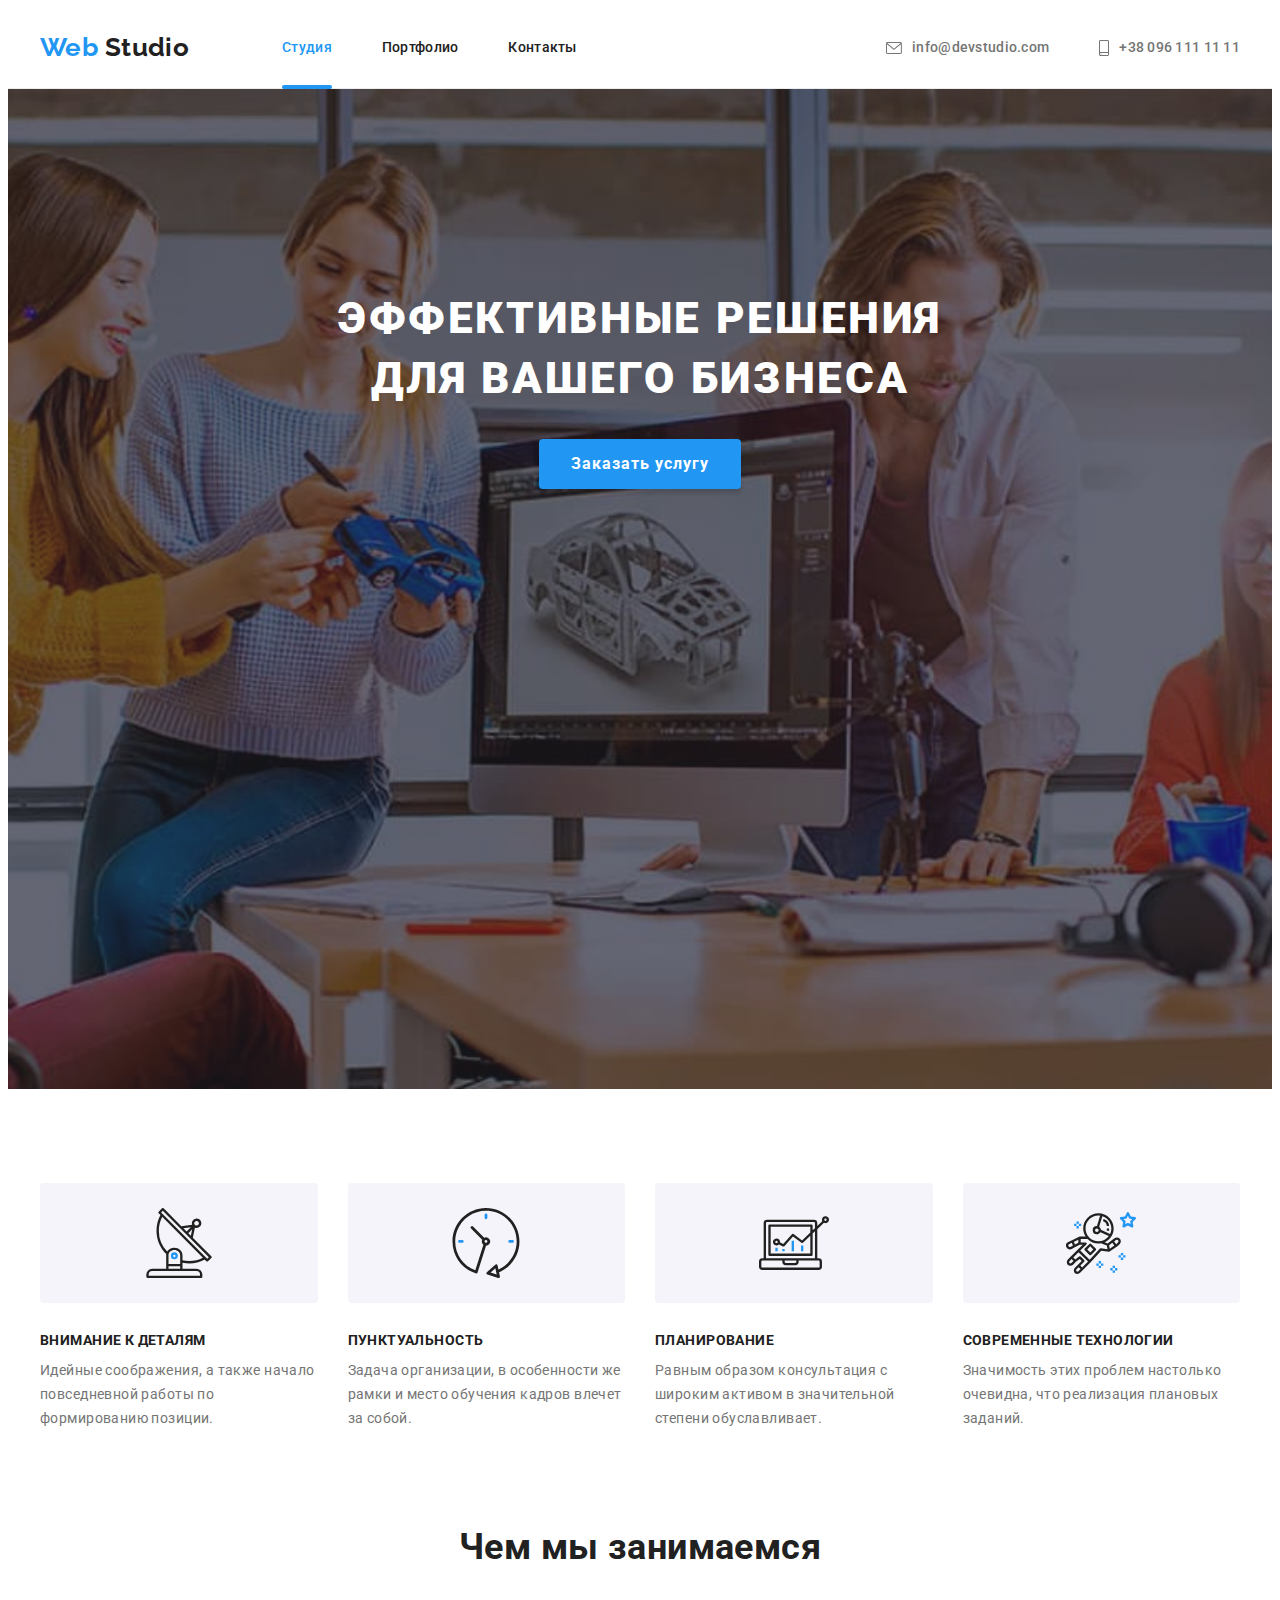
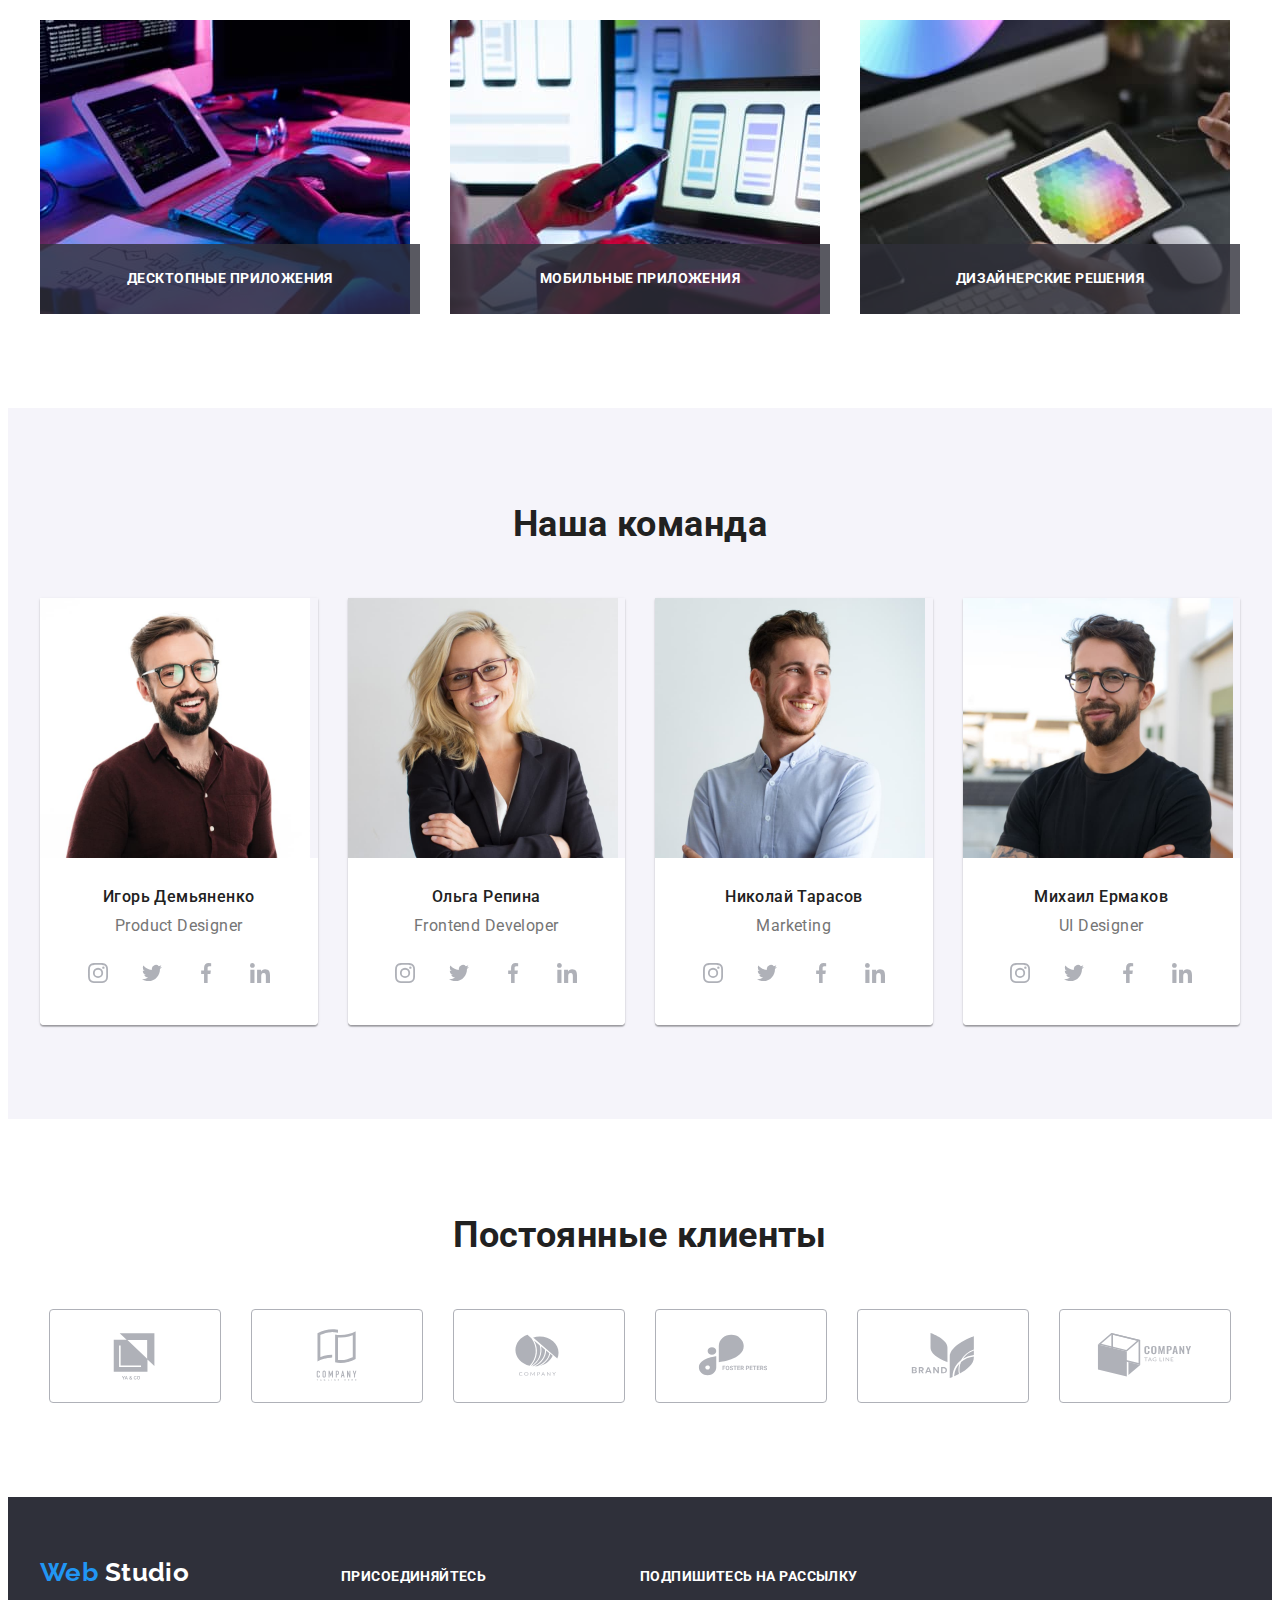
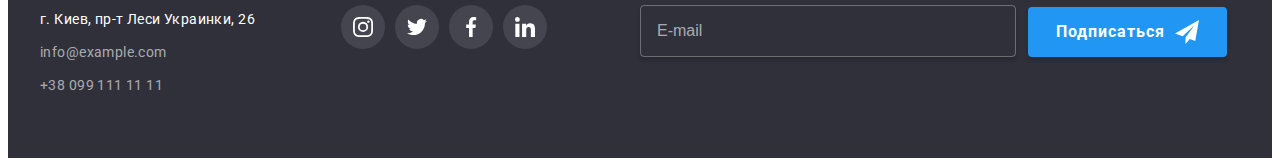
<file: index.html>
<!DOCTYPE html>
<html lang="ru">
  <head>
    <meta charset="UTF-8" />
    <meta http-equiv="X-UA-Compatible" content="IE=edge" />
    <meta name="viewport" content="width=device-width, initial-scale=1.0" />
    <title>WebStudio</title>
    <link
      href="https://fonts.googleapis.com/css2?family=Raleway:wght@700&family=Roboto:wght@400;500;700;900&display=swap"
      rel="stylesheet"
    />
    <link
      rel="stylesheet"
      href="https://cdnjs.cloudflare.com/ajax/libs/modern-normalize/1.1.0/modern-normalize.min.css"
      integrity="sha512-wpPYUAdjBVSE4KJnH1VR1HeZfpl1ub8YT/NKx4PuQ5NmX2tKuGu6U/JRp5y+Y8XG2tV+wKQpNHVUX03MfMFn9Q=="
      crossorigin="anonymous"
      referrerpolicy="no-referrer"
    />
    <link rel="stylesheet" href="./css/main.min.css" />
  </head>
  <body>
    <header class="page-header">
      <div class="container page-header__container">
        <a href="./index.html" class="logo page-header__logo">
          <span class="logo__first-part">Web</span>
          Studio
        </a>
        <nav>
          <ul class="site-nav list">
            <li class="site-nav__item">
              <a class="site-nav__link site-nav__link--current" href="./index.html">Студия</a>
            </li>
            <li class="site-nav__item">
              <a class="site-nav__link" href="./portfolio.html">Портфолио</a>
            </li>
            <li class="site-nav__item"><a class="site-nav__link" href="">Контакты</a></li>
          </ul>
        </nav>

        <ul class="contacts-nav list">
          <li class="contacts-nav__item">
            <a class="contacts-nav__link" href="mailto:info@devstudio.com">
              <svg class="contacts-nav__icon" width="16" height="12">
                <use href="./images/icons.svg#icon-envelope"></use>
              </svg>
              info@devstudio.com</a
            >
          </li>
          <li class="contacts-nav__item">
            <a class="contacts-nav__link" href="tel:+380961111111">
              <svg class="contacts-nav__icon" width="10" height="16">
                <use href="./images/icons.svg#icon-smartphone"></use>
              </svg>
              +38 096 111 11 11</a
            >
          </li>
        </ul>
      </div>
    </header>

    <main>
      <!-- Герой -->
      <section class="hero">
        <div class="container">
          <h1 class="hero__title">Эффективные решения для вашего бизнеса</h1>
          <button type="button" class="button hero__button" data-modal-open>Заказать услугу</button>
        </div>
      </section>

      <!-- Наши преимущества -->

      <section class="features-section section">
        <div class="container">
          <h2 class="section__title visually-hidden">Наши преимущества</h2>
          <ul class="features-list list">
            <li class="features-list__item">
              <div class="features-list__thumb">
                <svg class="features-list__icon" width="70" height="70">
                  <use href="./images/icons.svg#icon-antenna"></use>
                </svg>
              </div>

              <h3 class="features-list__title">Внимание к деталям</h3>
              <p class="features-list__text">
                Идейные соображения, а также начало повседневной работы по формированию позиции.
              </p>
            </li>

            <li class="features-list__item">
              <div class="features-list__thumb">
                <svg class="features-list__icon" width="70" height="70">
                  <use href="./images/icons.svg#icon-clock"></use>
                </svg>
              </div>
              <h3 class="features-list__title">Пунктуальность</h3>
              <p class="features-list__text">
                Задача организации, в особенности же рамки и место обучения кадров влечет за собой.
              </p>
            </li>

            <li class="features-list__item">
              <div class="features-list__thumb">
                <svg class="features-list__icon" width="70" height="70">
                  <use href="./images/icons.svg#icon-diagram"></use>
                </svg>
              </div>
              <h3 class="features-list__title">Планирование</h3>
              <p class="features-list__text">
                Равным образом консультация с широким активом в значительной степени обуславливает.
              </p>
            </li>

            <li class="features-list__item">
              <div class="features-list__thumb">
                <svg class="features-list__icon" width="70" height="70">
                  <use href="./images/icons.svg#icon-astronaut"></use>
                </svg>
              </div>
              <h3 class="features-list__title">Современные технологии</h3>
              <p class="features-list__text">
                Значимость этих проблем настолько очевидна, что реализация плановых заданий.
              </p>
            </li>
          </ul>
        </div>
      </section>
      <!-- Чем мы занимаемся -->
      <section class="type-work-section section">
        <div class="container">
          <h2 class="section__title">Чем мы занимаемся</h2>
          <ul class="type-work-list list">
            <li class="type-work-list__item">
              <img
                src="./images/img1.jpg"
                alt="Человеческие руки, печатающие код на клавиатере перед экраном монитора"
                width="370"
                height="294"
              />

              <p class="type-work-list__text">Десктопные приложения</p>
            </li>

            <li class="type-work-list__item">
              <img
                src="./images/img2.jpg"
                alt="Человек, смотрящий на экран ноутбука и смартфона, который держит в руке. На экране ноутбука изображен макет мобильного приложения "
                width="370"
                height="294"
              />
              <p class="type-work-list__text">Мобильные приложения</p>
            </li>

            <li class="type-work-list__item">
              <img
                src="./images/img3.jpg"
                alt="Человеческие руки, держащие планшет. На планшете изображена цветовая палитра"
                width="370"
                height="294"
              />
              <p class="type-work-list__text">Дизайнерские решения</p>
            </li>
          </ul>
        </div>
      </section>
      <!-- Наша команда -->
      <section class="team-section section">
        <div class="container">
          <h2 class="section__title">Наша команда</h2>

          <ul class="team-list list">
            <li class="team-list__item">
              <img src="./images/igor.jpg" alt="Фото Игоря Демьяненко" width="270" height="260" />

              <div class="team-list__content">
                <h3 class="team-list__title">Игорь Демьяненко</h3>
                <p lang="en" class="team-list__text">Product Designer</p>

                <ul class="social-list list">
                  <li class="social-list__item">
                    <a href="" class="social-list__link link">
                      <svg class="social-list__icon" width="20" height="20">
                        <use href="./images/icons.svg#icon-instagram"></use>
                      </svg>
                    </a>
                  </li>
                  <li class="social-list__item">
                    <a href="" class="social-list__link link">
                      <svg class="social-list__icon" width="20" height="20">
                        <use href="./images/icons.svg#icon-twitter"></use>
                      </svg>
                    </a>
                  </li>
                  <li class="social-list__item">
                    <a href="" class="social-list__link link">
                      <svg class="social-list__icon" width="20" height="20">
                        <use href="./images/icons.svg#icon-facebook"></use>
                      </svg>
                    </a>
                  </li>
                  <li class="social-list__item">
                    <a href="" class="social-list__link link">
                      <svg class="social-list__icon" width="20" height="20">
                        <use href="./images/icons.svg#icon-linkedin"></use>
                      </svg>
                    </a>
                  </li>
                </ul>
              </div>
            </li>

            <li class="team-list__item">
              <img src="./images/olga.jpg" alt="Фото Ольги Репиной" width="270" height="260" />
              <div class="team-list__content">
                <h3 class="team-list__title">Ольга Репина</h3>
                <p lang="en" class="team-list__text">Frontend Developer</p>

                <ul class="social-list list">
                  <li class="social-list__item">
                    <a href="" class="social-list__link link">
                      <svg class="social-list__icon" width="20" height="20">
                        <use href="./images/icons.svg#icon-instagram"></use>
                      </svg>
                    </a>
                  </li>
                  <li class="social-list__item">
                    <a href="" class="social-list__link link">
                      <svg class="social-list__icon" width="20" height="20">
                        <use href="./images/icons.svg#icon-twitter"></use>
                      </svg>
                    </a>
                  </li>
                  <li class="social-list__item">
                    <a href="" class="social-list__link link">
                      <svg class="social-list__icon" width="20" height="20">
                        <use href="./images/icons.svg#icon-facebook"></use>
                      </svg>
                    </a>
                  </li>
                  <li class="social-list__item">
                    <a href="" class="social-list__link link">
                      <svg class="social-list__icon" width="20" height="20">
                        <use href="./images/icons.svg#icon-linkedin"></use>
                      </svg>
                    </a>
                  </li>
                </ul>
              </div>
            </li>

            <li class="team-list__item">
              <img
                src="./images/nikolay.jpg"
                alt="Фото Николая Тарасова"
                width="270"
                height="260"
              />
              <div class="team-list__content">
                <h3 class="team-list__title">Николай Тарасов</h3>
                <p lang="en" class="team-list__text">Marketing</p>

                <ul class="social-list list">
                  <li class="social-list__item">
                    <a href="" class="social-list__link link">
                      <svg class="social-list__icon" width="20" height="20">
                        <use href="./images/icons.svg#icon-instagram"></use>
                      </svg>
                    </a>
                  </li>
                  <li class="social-list__item">
                    <a href="" class="social-list__link link">
                      <svg class="social-list__icon" width="20" height="20">
                        <use href="./images/icons.svg#icon-twitter"></use>
                      </svg>
                    </a>
                  </li>
                  <li class="social-list__item">
                    <a href="" class="social-list__link link">
                      <svg class="social-list__icon" width="20" height="20">
                        <use href="./images/icons.svg#icon-facebook"></use>
                      </svg>
                    </a>
                  </li>
                  <li class="social-list__item">
                    <a href="" class="social-list__link link">
                      <svg class="social-list__icon" width="20" height="20">
                        <use href="./images/icons.svg#icon-linkedin"></use>
                      </svg>
                    </a>
                  </li>
                </ul>
              </div>
            </li>

            <li class="team-list__item">
              <img
                src="./images/michail.jpg"
                alt="Фото Михаила Ермакова"
                width="270"
                height="260"
              />
              <div class="team-list__content">
                <h3 class="team-list__title">Михаил Ермаков</h3>
                <p lang="en" class="team-list__text">UI Designer</p>

                <ul class="social-list list">
                  <li class="social-list__item">
                    <a href="" class="social-list__link link">
                      <svg class="social-list__icon" width="20" height="20">
                        <use href="./images/icons.svg#icon-instagram"></use>
                      </svg>
                    </a>
                  </li>
                  <li class="social-list__item">
                    <a href="" class="social-list__link link">
                      <svg class="social-list__icon" width="20" height="20">
                        <use href="./images/icons.svg#icon-twitter"></use>
                      </svg>
                    </a>
                  </li>
                  <li class="social-list__item">
                    <a href="" class="social-list__link link">
                      <svg class="social-list__icon" width="20" height="20">
                        <use href="./images/icons.svg#icon-facebook"></use>
                      </svg>
                    </a>
                  </li>
                  <li class="social-list__item">
                    <a href="" class="social-list__link link">
                      <svg class="social-list__icon" width="20" height="20">
                        <use href="./images/icons.svg#icon-linkedin"></use>
                      </svg>
                    </a>
                  </li>
                </ul>
              </div>
            </li>
          </ul>
        </div>
      </section>

      <!-- Постоянные клиенты -->
      <section class="clients-section section">
        <div class="container">
          <h2 class="section__title">Постоянные клиенты</h2>
          <ul class="clients-list list">
            <li class="clients-list__item">
              <a class="clients-list__link link" href="">
                <svg class="clients-list__icon" width="106" height="60">
                  <use href="./images/icons.svg#icon-client1"></use>
                </svg>
              </a>
            </li>
            <li class="clients-list__item">
              <a class="clients-list__link link" href="">
                <svg class="clients-list__icon" width="106" height="60">
                  <use href="./images/icons.svg#icon-client2"></use>
                </svg>
              </a>
            </li>
            <li class="clients-list__item">
              <a class="clients-list__link link" href="">
                <svg class="clients-list__icon" width="106" height="60">
                  <use href="./images/icons.svg#icon-client3"></use>
                </svg>
              </a>
            </li>
            <li class="clients-list__item">
              <a class="clients-list__link link" href="">
                <svg class="clients-list__icon" width="106" height="60">
                  <use href="./images/icons.svg#icon-client4"></use>
                </svg>
              </a>
            </li>
            <li class="clients-list__item">
              <a class="clients-list__link link" href="">
                <svg class="clients-list__icon" width="106" height="60">
                  <use href="./images/icons.svg#icon-client5"></use>
                </svg>
              </a>
            </li>
            <li class="clients-list__item">
              <a class="clients-list__link link" href="">
                <svg class="clients-list__icon" width="106" height="60">
                  <use href="./images/icons.svg#icon-client6"></use>
                </svg>
              </a>
            </li>
          </ul>
        </div>
      </section>
    </main>

    <!-- Футтер -->
    <footer class="page-footer">
      <div class="page-footer__container container">
        <div class="container-address">
          <a href="./index.html" class="logo page-footer__logo">
            <span class="logo__first-part">Web</span>
            <span class="logo__second-part">Studio</span></a
          >
          <address>
            <ul class="address-list list">
              <li class="address-list__item">
                <a
                  class="address-list__link address-list__link--white"
                  href="https://goo.gl/maps/Mw3FFrCsqpgqJeCP6"
                  target="_blank"
                  rel="noopener noreferrer"
                >
                  г. Киев, пр-т Леси Украинки, 26
                </a>
              </li>
              <li class="address-list__item">
                <a class="address-list__link" href="mailto:info@example.com">info@example.com</a>
              </li>
              <li class="address-list__item">
                <a class="address-list__link" href="tel:+380991111111">+38 099 111 11 11 </a>
              </li>
            </ul>
          </address>
        </div>

        <div class="container-join-us">
          <p class="container-join-us__text">присоединяйтесь</p>
          <ul class="social-list list">
            <li class="social-list__item">
              <a href="" class="social-list__link social-list__link--white link">
                <svg class="social-list__icon" width="20" height="20">
                  <use href="./images/icons.svg#icon-instagram"></use>
                </svg>
              </a>
            </li>
            <li class="social-list__item">
              <a href="" class="social-list__link social-list__link--white link">
                <svg class="social-list__icon" width="20" height="20">
                  <use href="./images/icons.svg#icon-twitter"></use>
                </svg>
              </a>
            </li>
            <li class="social-list__item">
              <a href="" class="social-list__link social-list__link--white link">
                <svg class="social-list__icon" width="20" height="20">
                  <use href="./images/icons.svg#icon-facebook"></use>
                </svg>
              </a>
            </li>
            <li class="social-list__item">
              <a href="" class="social-list__link social-list__link--white link">
                <svg class="social-list__icon" width="20" height="20">
                  <use href="./images/icons.svg#icon-linkedin"></use>
                </svg>
              </a>
            </li>
          </ul>
        </div>

        <form class="form-subscribe">
          <div class="form-subscribe__field">
            <label for="mail" class="form-subscribe__label">Подпишитесь на рассылку</label>
            <input
              type="email"
              name="mailt"
              id="mail"
              class="form-subscribe__input"
              placeholder="E-mail"
            />
          </div>
          <button class="button form-subscribe__button" type="submit">
            Подписаться
            <svg class="form-subscribe__icon" width="24" height="24">
              <use href="./images/icons.svg#icon-send"></use>
            </svg>
          </button>
        </form>
      </div>
    </footer>

    <!-- Модальное окно -->
    <div class="backdrop backdrop--is-hidden" data-modal>
      <div class="modal">
        <button type="button" class="button-close" data-modal-close>
          <svg class="button-close__icon" width="11" height="11">
            <use href="./images/icons.svg#icon-close"></use>
          </svg>
        </button>

        <p class="modal__title">Оставьте свои данные, мы вам перезвоним</p>
        <form class="form-modal" autocomplete="off">
          <label class="form-modal__field">
            <span class="form-modal__label">Имя</span>
            <input class="form-modal__input" type="text" name="name" required />
            <svg class="form-modal__icon" width="18" height="18">
              <use href="./images/icons.svg#icon-person-black"></use>
            </svg>
          </label>

          <label class="form-modal__field">
            <span class="form-modal__label">Телефон</span>
            <input class="form-modal__input" type="tel" name="name" required />
            <svg class="form-modal__icon" width="18" height="18">
              <use href="./images/icons.svg#icon-phone-black"></use>
            </svg>
          </label>

          <label class="form-modal__field">
            <span class="form-modal__label">Почта</span>
            <input class="form-modal__input" type="email" name="name" required />
            <svg class="form-modal__icon" width="18" height="18">
              <use href="./images/icons.svg#icon-email-black"></use>
            </svg>
          </label>

          <label class="form-modal__field">
            <span class="form-modal__label">Комментарий</span>
            <textarea
              class="form-modal__comment"
              name="comment"
              rows="10"
              placeholder="Введите текст"
            ></textarea>
          </label>

          <label class="form-modal__field form-modal__field--last">
            <input class="form-modal__checkbox" type="checkbox" name="agreement" required />
            <span class="form-modal__checkbox-icon">
              <svg width="16" height="15">
                <use href="./images/icons.svg#icon-cheched"></use>
              </svg>
            </span>

            <span class="form-modal__label form-modal__label--last"
              >Соглашаюсь с рассылкой и принимаю
              <a href="" class="form-modal__link">Условия договора</a>
            </span>
          </label>

          <button class="form-modal__button button" type="submit">Отправить</button>
        </form>
      </div>
    </div>

    <script src="./js/modal.js"></script>
  </body>
</html>
</file>
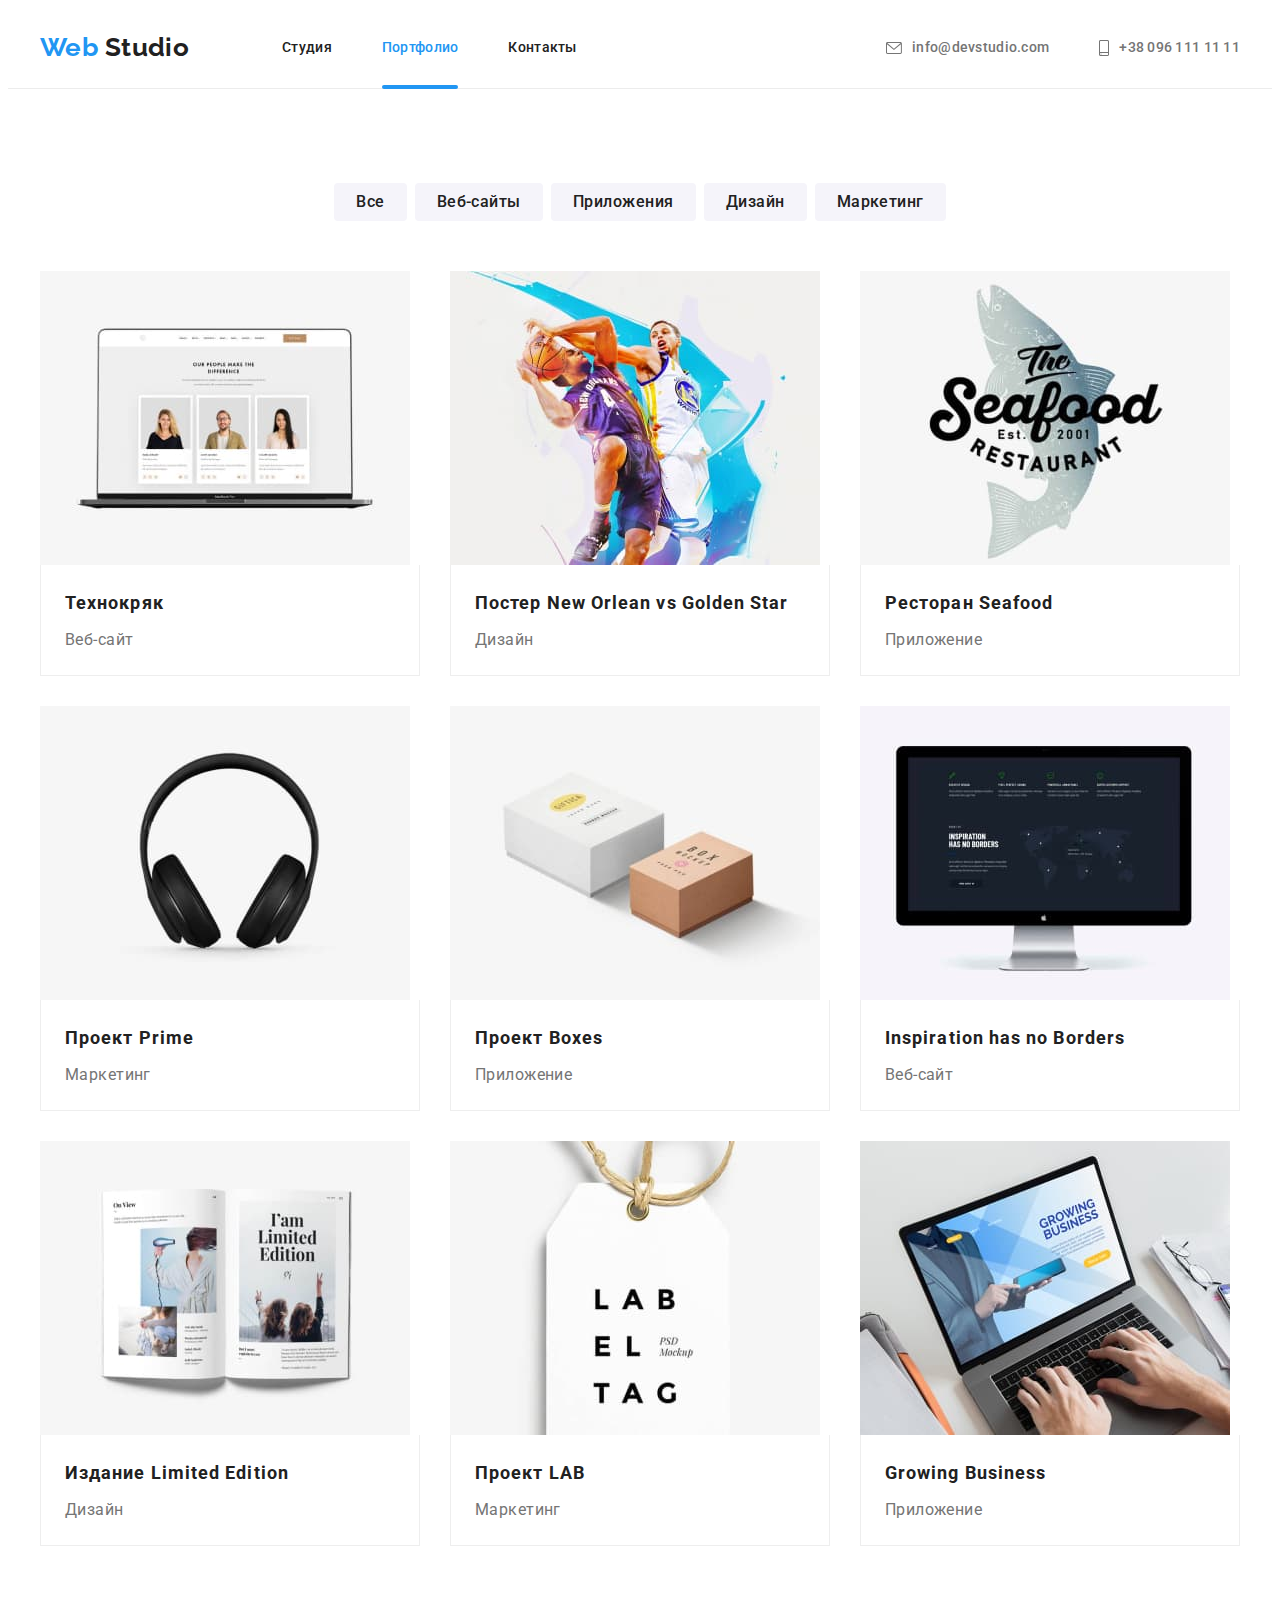
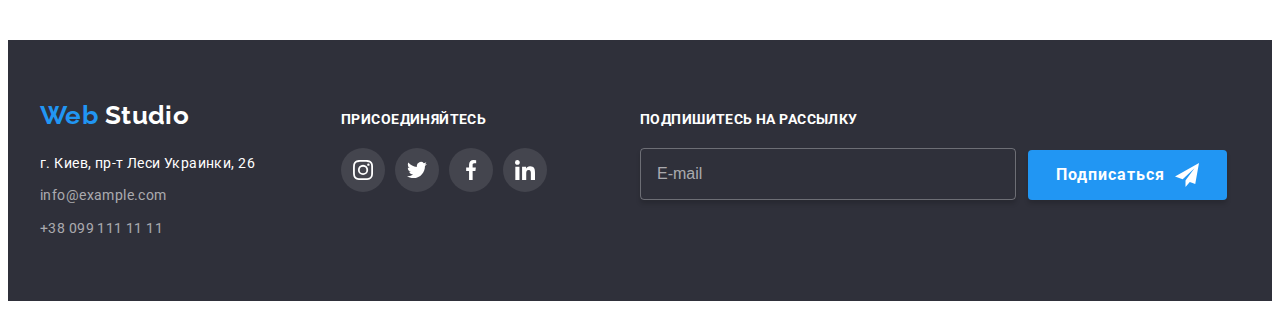
<file: portfolio.html>
<!DOCTYPE html>
<html lang="ru">
  <head>
    <meta charset="UTF-8" />
    <meta http-equiv="X-UA-Compatible" content="IE=edge" />
    <meta name="viewport" content="width=device-width, initial-scale=1.0" />
    <title>Портфолио</title>
    <link
      href="https://fonts.googleapis.com/css2?family=Raleway:wght@700&family=Roboto:wght@400;500;700;900&display=swap"
      rel="stylesheet"
    />
    <link
      rel="stylesheet"
      href="https://cdnjs.cloudflare.com/ajax/libs/modern-normalize/1.1.0/modern-normalize.min.css"
      integrity="sha512-wpPYUAdjBVSE4KJnH1VR1HeZfpl1ub8YT/NKx4PuQ5NmX2tKuGu6U/JRp5y+Y8XG2tV+wKQpNHVUX03MfMFn9Q=="
      crossorigin="anonymous"
      referrerpolicy="no-referrer"
    />
    <link rel="stylesheet" href="./css/main.min.css" />
  </head>
  <body>
    <header class="page-header">
      <div class="container page-header__container">
        <a href="./index.html" class="logo page-header__logo">
          <span class="logo__first-part">Web</span>
          Studio
        </a>
        <nav>
          <ul class="site-nav list">
            <li class="site-nav__item">
              <a class="site-nav__link" href="./index.html">Студия</a>
            </li>
            <li class="site-nav__item">
              <a class="site-nav__link site-nav__link--current" href="./portfolio.html"
                >Портфолио</a
              >
            </li>
            <li class="site-nav__item"><a class="site-nav__link" href="">Контакты</a></li>
          </ul>
        </nav>

        <ul class="contacts-nav list">
          <li class="contacts-nav__item">
            <a class="contacts-nav__link" href="mailto:info@devstudio.com">
              <svg class="contacts-nav__icon" width="16" height="12">
                <use href="./images/icons.svg#icon-envelope"></use>
              </svg>
              info@devstudio.com</a
            >
          </li>
          <li class="contacts-nav__item">
            <a class="contacts-nav__link" href="tel:+380961111111">
              <svg class="contacts-nav__icon" width="10" height="16">
                <use href="./images/icons.svg#icon-smartphone"></use>
              </svg>
              +38 096 111 11 11</a
            >
          </li>
        </ul>
      </div>
    </header>
    <main>
      <section class="section">
        <div class="container">
          <h1 class="section__title visually-hidden">Наше портфолио</h1>

          <ul class="filter-list list">
            <li class="filter-list__item">
              <button type="button" class="button filter-list__button">Все</button>
            </li>
            <li class="filter-list__item">
              <button type="button" class="button filter-list__button">Веб-сайты</button>
            </li>
            <li class="filter-list__item">
              <button type="button" class="button filter-list__button">Приложения</button>
            </li>
            <li class="filter-list__item">
              <button type="button" class="button filter-list__button">Дизайн</button>
            </li>
            <li class="filter-list__item">
              <button type="button" class="button filter-list__button">Маркетинг</button>
            </li>
          </ul>

          <ul class="work-list list">
            <li class="work-list__item">
              <a href="" class="work-list__link">
                <div class="work-list__thumb">
                  <img
                    src="./images/portfolio1.jpg"
                    alt="Экран монитора, на котором изображен пример сайта"
                    width="370"
                    height="294"
                  />
                  <div class="work-list__overlay">
                    <p class="work-list__text">
                      Ресурс предлагает комплексные предложения с разным уровнем функционала и
                      сервисов. Все это позволит посетителю получить исчерпывающие сведения о
                      компании или частном лице.
                    </p>
                  </div>
                </div>
                <div class="work-list__content">
                  <h2 class="work-list__title">Технокряк</h2>
                  <p class="work-list__subtitle">Веб-сайт</p>
                </div>
              </a>
            </li>

            <li class="work-list__item">
              <a href="" class="work-list__link">
                <div class="work-list__thumb">
                  <img
                    src="./images/portfolio2.jpg"
                    alt="Два баскетболиста играют с мячом"
                    width="370"
                    height="294"
                  />
                  <div class="work-list__overlay">
                    <p class="work-list__text">
                      Ресурс предлагает комплексные предложения с разным уровнем функционала и
                      сервисов. Все это позволит посетителю получить исчерпывающие сведения о
                      компании или частном лице.
                    </p>
                  </div>
                </div>
                <div class="work-list__content">
                  <h2 class="work-list__title">Постер New Orlean vs Golden Star</h2>
                  <p class="work-list__subtitle">Дизайн</p>
                </div>
              </a>
            </li>

            <li class="work-list__item">
              <a href="" class="work-list__link">
                <div class="work-list__thumb">
                  <img
                    src="./images/portfolio3.jpg"
                    alt="Логотип ресторана Seafood"
                    width="370"
                    height="294"
                  />
                  <div class="work-list__overlay">
                    <p class="work-list__text">
                      Ресурс предлагает комплексные предложения с разным уровнем функционала и
                      сервисов. Все это позволит посетителю получить исчерпывающие сведения о
                      компании или частном лице.
                    </p>
                  </div>
                </div>
                <div class="work-list__content">
                  <h2 class="work-list__title">Ресторан Seafood</h2>
                  <p class="work-list__subtitle">Приложение</p>
                </div>
              </a>
            </li>

            <li class="work-list__item">
              <a href="" class="work-list__link">
                <div class="work-list__thumb">
                  <img src="./images/portfolio4.jpg" alt="Наушники" width="370" height="294" />
                  <div class="work-list__overlay">
                    <p class="work-list__text">
                      Ресурс предлагает комплексные предложения с разным уровнем функционала и
                      сервисов. Все это позволит посетителю получить исчерпывающие сведения о
                      компании или частном лице.
                    </p>
                  </div>
                </div>

                <div class="work-list__content">
                  <h2 class="work-list__title">Проект Prime</h2>
                  <p class="work-list__subtitle">Маркетинг</p>
                </div>
              </a>
            </li>

            <li class="work-list__item">
              <a href="" class="work-list__link">
                <div class="work-list__thumb">
                  <img src="./images/portfolio5.jpg" alt="Две коробки" width="370" height="294" />
                  <div class="work-list__overlay">
                    <p class="work-list__text">
                      Ресурс предлагает комплексные предложения с разным уровнем функционала и
                      сервисов. Все это позволит посетителю получить исчерпывающие сведения о
                      компании или частном лице.
                    </p>
                  </div>
                </div>

                <div class="work-list__content">
                  <h2 class="work-list__title">Проект Boxes</h2>
                  <p class="work-list__subtitle">Приложение</p>
                </div>
              </a>
            </li>

            <li class="work-list__item">
              <a href="" class="work-list__link">
                <div class="work-list__thumb">
                  <img
                    src="./images/portfolio6.jpg"
                    alt="Экран монитора, на котором изображен сайт проекта"
                    width="370"
                    height="294"
                  />
                  <div class="work-list__overlay">
                    <p class="work-list__text">
                      Ресурс предлагает комплексные предложения с разным уровнем функционала и
                      сервисов. Все это позволит посетителю получить исчерпывающие сведения о
                      компании или частном лице.
                    </p>
                  </div>
                </div>

                <div class="work-list__content">
                  <h2 class="work-list__title">Inspiration has no Borders</h2>
                  <p class="work-list__subtitle">Веб-сайт</p>
                </div>
              </a>
            </li>

            <li class="work-list__item">
              <a href="" class="work-list__link">
                <div class="work-list__thumb">
                  <img
                    src="./images/porfolio7.jpg"
                    alt="Открытая книга, на страницах котрой картинки"
                    width="370"
                    height="294"
                  />
                  <div class="work-list__overlay">
                    <p class="work-list__text">
                      Ресурс предлагает комплексные предложения с разным уровнем функционала и
                      сервисов. Все это позволит посетителю получить исчерпывающие сведения о
                      компании или частном лице.
                    </p>
                  </div>
                </div>

                <div class="work-list__content">
                  <h2 class="work-list__title">Издание Limited Edition</h2>
                  <p class="work-list__subtitle">Дизайн</p>
                </div>
              </a>
            </li>

            <li class="work-list__item">
              <a href="" class="work-list__link">
                <div class="work-list__thumb">
                  <img
                    src="./images/porfolio8.jpg"
                    alt="Бирка с названием проекта"
                    width="370"
                    height="294"
                  />
                  <div class="work-list__overlay">
                    <p class="work-list__text">
                      Ресурс предлагает комплексные предложения с разным уровнем функционала и
                      сервисов. Все это позволит посетителю получить исчерпывающие сведения о
                      компании или частном лице.
                    </p>
                  </div>
                </div>

                <div class="work-list__content">
                  <h2 class="work-list__title">Проект LAB</h2>
                  <p class="work-list__subtitle">Маркетинг</p>
                </div>
              </a>
            </li>

            <li class="work-list__item">
              <a href="" class="work-list__link">
                <div class="work-list__thumb">
                  <img
                    src="./images/portfolio9.jpg"
                    alt="Человеческие руки, печатающие на клавиатуре ноутбука"
                    width="370"
                    height="294"
                  />
                  <div class="work-list__overlay">
                    <p class="work-list__text">
                      Ресурс предлагает комплексные предложения с разным уровнем функционала и
                      сервисов. Все это позволит посетителю получить исчерпывающие сведения о
                      компании или частном лице.
                    </p>
                  </div>
                </div>

                <div class="work-list__content">
                  <h2 class="work-list__title">Growing Business</h2>
                  <p class="work-list__subtitle">Приложение</p>
                </div>
              </a>
            </li>
          </ul>
        </div>
      </section>
    </main>
    <!-- Футтер -->
    <footer class="page-footer">
      <div class="page-footer__container container">
        <div class="container-address">
          <a href="./index.html" class="logo page-footer__logo">
            <span class="logo__first-part">Web</span>
            <span class="logo__second-part">Studio</span></a
          >
          <address>
            <ul class="address-list list">
              <li class="address-list__item">
                <a
                  class="address-list__link address-list__link--white"
                  href="https://goo.gl/maps/Mw3FFrCsqpgqJeCP6"
                  target="_blank"
                  rel="noopener noreferrer"
                >
                  г. Киев, пр-т Леси Украинки, 26
                </a>
              </li>
              <li class="address-list__item">
                <a class="address-list__link" href="mailto:info@example.com">info@example.com</a>
              </li>
              <li class="address-list__item">
                <a class="address-list__link" href="tel:+380991111111">+38 099 111 11 11 </a>
              </li>
            </ul>
          </address>
        </div>

        <div class="container-join-us">
          <p class="container-join-us__text">присоединяйтесь</p>
          <ul class="social-list list">
            <li class="social-list__item">
              <a href="" class="social-list__link social-list__link--white link">
                <svg class="social-list__icon" width="20" height="20">
                  <use href="./images/icons.svg#icon-instagram"></use>
                </svg>
              </a>
            </li>
            <li class="social-list__item">
              <a href="" class="social-list__link social-list__link--white link">
                <svg class="social-list__icon" width="20" height="20">
                  <use href="./images/icons.svg#icon-twitter"></use>
                </svg>
              </a>
            </li>
            <li class="social-list__item">
              <a href="" class="social-list__link social-list__link--white link">
                <svg class="social-list__icon" width="20" height="20">
                  <use href="./images/icons.svg#icon-facebook"></use>
                </svg>
              </a>
            </li>
            <li class="social-list__item">
              <a href="" class="social-list__link social-list__link--white link">
                <svg class="social-list__icon" width="20" height="20">
                  <use href="./images/icons.svg#icon-linkedin"></use>
                </svg>
              </a>
            </li>
          </ul>
        </div>

        <form class="form-subscribe">
          <div class="form-subscribe__field">
            <label for="mail" class="form-subscribe__label">Подпишитесь на рассылку</label>
            <input
              type="email"
              name="mailt"
              id="mail"
              class="form-subscribe__input"
              placeholder="E-mail"
            />
          </div>
          <button class="button form-subscribe__button" type="submit">
            Подписаться
            <svg class="form-subscribe__icon" width="24" height="24">
              <use href="./images/icons.svg#icon-send"></use>
            </svg>
          </button>
        </form>
      </div>
    </footer>
  </body>
</html>
</file>
<file: css/main.min.css>
body{background-color:#fff;color:#757575;font-family:Roboto, sans-serif;font-size:14px;letter-spacing:0.03em}h1,h2,h3,h4,h5,h6,p{margin:0;padding:0}img{display:block;max-width:100%;height:auto}.list{list-style:none;padding:0;margin:0}.container{width:1200px;padding-left:15px;padding-right:15px;margin-left:auto;margin-right:auto}.section{padding-top:94px;padding-bottom:94px}.section__title{margin-bottom:50px;color:#212121;font-size:36px;line-height:1.26;text-align:center}.visually-hidden{position:absolute;width:1px;height:1px;margin:-1px;border:0;padding:0;white-space:nowrap;-webkit-clip-path:inset(100%);clip-path:inset(100%);clip:rect(0 0 0 0);overflow:hidden}.button{border-radius:4px;font-family:inherit;font-size:16px;color:#212121;background-color:#f5f4fa;cursor:pointer;border:none}.page-header{border-bottom:1px solid #ececec}.page-header__container{display:-webkit-box;display:-ms-flexbox;display:flex;-webkit-box-align:center;-ms-flex-align:center;align-items:center}.logo{display:block;font-family:Raleway, sans-serif;font-weight:700;font-size:26px;line-height:1.2;text-decoration:none}.page-header__logo{padding-top:24px;padding-bottom:25px;margin-right:93px;color:#212121}.logo__first-part{color:#2196f3}.logo__second-part{color:#fff}.page-footer__logo{margin-bottom:20px}.site-nav{display:-webkit-box;display:-ms-flexbox;display:flex}.site-nav__item:not(:last-child){margin-right:50px}.site-nav__link{display:block;padding-top:32px;padding-bottom:32px;color:#212121;font-weight:500;font-size:14px;line-height:1.14;letter-spacing:0.02em;text-decoration:none;-webkit-transition:color 250ms cubic-bezier(0.4, 0, 0.2, 1);transition:color 250ms cubic-bezier(0.4, 0, 0.2, 1)}.site-nav__link:hover,.site-nav__link:focus{color:#2196f3}.site-nav__link--current{position:relative;color:#2196f3}.site-nav__link--current::after{position:absolute;left:0;bottom:-1px;content:'';display:block;width:100%;height:4px;border-radius:2px;background-color:#2196f3}.contacts-nav{display:-webkit-box;display:-ms-flexbox;display:flex;margin-left:auto;-webkit-box-align:center;-ms-flex-align:center;align-items:center}.contacts-nav__item:not(:last-child){margin-right:50px}.contacts-nav__link{display:-webkit-box;display:-ms-flexbox;display:flex;-webkit-box-align:center;-ms-flex-align:center;align-items:center;padding-top:32px;padding-bottom:32px;color:#757575;font-weight:500;font-size:14px;line-height:1.14;letter-spacing:0.02em;text-decoration:none;-webkit-transition:color 250ms cubic-bezier(0.4, 0, 0.2, 1);transition:color 250ms cubic-bezier(0.4, 0, 0.2, 1)}.contacts-nav__link:hover,.contacts-nav__link:focus{color:#2196f3}.contacts-nav__icon{margin-right:10px;fill:currentColor}.hero{max-width:1600px;height:600px;margin:0 auto;padding-top:200px;padding-bottom:200px;background-image:-webkit-gradient(linear, left top, right top, from(rgba(47,48,58,0.4)), to(rgba(47,48,58,0.4))),url("../images/hero.jpeg");background-image:linear-gradient(to right, rgba(47,48,58,0.4), rgba(47,48,58,0.4)),url("../images/hero.jpeg");background-position:center;background-size:cover;background-repeat:no-repeat;background-color:#2f303a;text-align:center}.hero__title{margin-bottom:30px;margin-left:auto;margin-right:auto;width:696px;color:#fff;font-weight:900;font-size:44px;line-height:1.36;letter-spacing:0.06em;text-transform:uppercase}.hero__button{padding:10px 32px;color:#fff;background-color:#2196f3;-webkit-box-shadow:0px 4px 4px rgba(0,0,0,0.15);box-shadow:0px 4px 4px rgba(0,0,0,0.15);font-weight:700;line-height:1.87;letter-spacing:0.06em;-webkit-transition:background-color 250ms cubic-bezier(0.4, 0, 0.2, 1);transition:background-color 250ms cubic-bezier(0.4, 0, 0.2, 1)}.hero__button:hover,.hero__button:focus{background-color:#188ce8}.features-list{display:-webkit-box;display:-ms-flexbox;display:flex}.features-list__item{margin-right:30px;-ms-flex-preferred-size:calc((100% - 90px) / 4);flex-basis:calc((100% - 90px) / 4)}.features-list__item:nth-child(4n){margin-right:0}.features-list__title{margin-bottom:10px;color:#212121;font-size:14px;line-height:1.14;text-transform:uppercase}.features-list__text{font-size:14px;line-height:1.71}.features-list__thumb{display:-webkit-box;display:-ms-flexbox;display:flex;-webkit-box-align:center;-ms-flex-align:center;align-items:center;-webkit-box-pack:center;-ms-flex-pack:center;justify-content:center;height:120px;margin-bottom:30px;border-radius:4px;background-color:#f5f4fa}.type-work-section{padding-top:0}.type-work-list{display:-webkit-box;display:-ms-flexbox;display:flex}.type-work-list__item{position:relative;margin-right:30px;-ms-flex-preferred-size:calc((100% - 60px) / 3);flex-basis:calc((100% - 60px) / 3)}.type-work-list__item:nth-child(3n){margin-right:0}.type-work-list__text{position:absolute;left:0;bottom:0;display:-webkit-box;display:-ms-flexbox;display:flex;-webkit-box-align:center;-ms-flex-align:center;align-items:center;-webkit-box-pack:center;-ms-flex-pack:center;justify-content:center;width:100%;height:70px;font-weight:700;line-height:1.14;text-align:center;text-transform:uppercase;color:#fff;background-color:rgba(47,48,58,0.8)}.social-list{display:-webkit-box;display:-ms-flexbox;display:flex;-webkit-box-pack:center;-ms-flex-pack:center;justify-content:center}.social-list__item:not(:last-child){margin-right:10px}.social-list__link{display:-webkit-box;display:-ms-flexbox;display:flex;-webkit-box-align:center;-ms-flex-align:center;align-items:center;-webkit-box-pack:center;-ms-flex-pack:center;justify-content:center;width:44px;height:44px;border-radius:50%;color:#afb1b8;-webkit-transition:color 250ms cubic-bezier(0.4, 0, 0.2, 1),background-color 250ms cubic-bezier(0.4, 0, 0.2, 1);transition:color 250ms cubic-bezier(0.4, 0, 0.2, 1),background-color 250ms cubic-bezier(0.4, 0, 0.2, 1)}.social-list__link:hover,.social-list__link:focus{color:#fff;background-color:#2196f3}.social-list__link--white{color:#fff;background-color:rgba(255,255,255,0.1)}.social-list__icon{fill:currentColor}.team-section{background-color:#f5f4fa}.team-list{display:-webkit-box;display:-ms-flexbox;display:flex}.team-list__item{margin-right:30px;-ms-flex-preferred-size:calc((100% - 90px) / 4);flex-basis:calc((100% - 90px) / 4);border-radius:0px 0px 4px 4px;overflow:hidden;-webkit-box-shadow:0px 1px 3px rgba(0,0,0,0.12),0px 1px 1px rgba(0,0,0,0.14),0px 2px 1px rgba(0,0,0,0.2);box-shadow:0px 1px 3px rgba(0,0,0,0.12),0px 1px 1px rgba(0,0,0,0.14),0px 2px 1px rgba(0,0,0,0.2)}.team-list__item:nth-child(4n){margin-right:0}.team-list__content{padding-top:30px;padding-bottom:30px;background-color:#fff;text-align:center}.team-list__title{margin-bottom:10px;color:#212121;font-weight:500;font-size:16px;line-height:1.18}.team-list__text{margin-bottom:16px;font-size:16px;line-height:1.18}.clients-list{display:-webkit-box;display:-ms-flexbox;display:flex;-webkit-box-pack:center;-ms-flex-pack:center;justify-content:center}.clients-list__item:not(:last-child){margin-right:30px}.clients-list__link{display:-webkit-box;display:-ms-flexbox;display:flex;-webkit-box-align:center;-ms-flex-align:center;align-items:center;-webkit-box-pack:center;-ms-flex-pack:center;justify-content:center;width:170px;height:92px;border:1px solid #afb1b8;border-radius:4px;color:#afb1b8;-webkit-transition:color 250ms cubic-bezier(0.4, 0, 0.2, 1),border-color 250ms cubic-bezier(0.4, 0, 0.2, 1);transition:color 250ms cubic-bezier(0.4, 0, 0.2, 1),border-color 250ms cubic-bezier(0.4, 0, 0.2, 1)}.clients-list__link:hover,.clients-list__link:focus{color:#2196f3;border-color:#2196f3}.clients-list__icon{fill:currentColor}.filter-list{display:-webkit-box;display:-ms-flexbox;display:flex;-webkit-box-pack:center;-ms-flex-pack:center;justify-content:center;margin-bottom:50px}.filter-list__item{margin-right:8px}.filter-list__item:last-child{margin-right:0}.filter-list__button{padding:6px 22px;color:#212121;background-color:#f5f4fa;font-weight:500;line-height:1.62;letter-spacing:0.03em;-webkit-transition:color 250ms cubic-bezier(0.4, 0, 0.2, 1),background-color 250ms cubic-bezier(0.4, 0, 0.2, 1),-webkit-box-shadow 250ms cubic-bezier(0.4, 0, 0.2, 1);transition:color 250ms cubic-bezier(0.4, 0, 0.2, 1),background-color 250ms cubic-bezier(0.4, 0, 0.2, 1),-webkit-box-shadow 250ms cubic-bezier(0.4, 0, 0.2, 1);transition:color 250ms cubic-bezier(0.4, 0, 0.2, 1),background-color 250ms cubic-bezier(0.4, 0, 0.2, 1),box-shadow 250ms cubic-bezier(0.4, 0, 0.2, 1);transition:color 250ms cubic-bezier(0.4, 0, 0.2, 1),background-color 250ms cubic-bezier(0.4, 0, 0.2, 1),box-shadow 250ms cubic-bezier(0.4, 0, 0.2, 1),-webkit-box-shadow 250ms cubic-bezier(0.4, 0, 0.2, 1)}.filter-list__button:hover,.filter-list__button:focus{color:#fff;background-color:#2196f3;-webkit-box-shadow:0px 3px 1px rgba(0,0,0,0.1),0px 1px 2px rgba(0,0,0,0.08),0px 2px 2px rgba(0,0,0,0.12);box-shadow:0px 3px 1px rgba(0,0,0,0.1),0px 1px 2px rgba(0,0,0,0.08),0px 2px 2px rgba(0,0,0,0.12)}.work-list{display:-webkit-box;display:-ms-flexbox;display:flex;-ms-flex-wrap:wrap;flex-wrap:wrap;margin-bottom:-30px;margin-right:-30px}.work-list__item{margin-right:30px;margin-bottom:30px;-ms-flex-preferred-size:calc(100% / 3 - 30px);flex-basis:calc(100% / 3 - 30px)}.work-list__link{display:block;text-decoration:none;-webkit-transition:-webkit-box-shadow 250ms cubic-bezier(0.4, 0, 0.2, 1);transition:-webkit-box-shadow 250ms cubic-bezier(0.4, 0, 0.2, 1);transition:box-shadow 250ms cubic-bezier(0.4, 0, 0.2, 1);transition:box-shadow 250ms cubic-bezier(0.4, 0, 0.2, 1), -webkit-box-shadow 250ms cubic-bezier(0.4, 0, 0.2, 1)}.work-list__link:hover,.work-list__link:focus{-webkit-box-shadow:0px 1px 1px rgba(0,0,0,0.12),0px 4px 4px rgba(0,0,0,0.06),1px 4px 6px rgba(0,0,0,0.16);box-shadow:0px 1px 1px rgba(0,0,0,0.12),0px 4px 4px rgba(0,0,0,0.06),1px 4px 6px rgba(0,0,0,0.16)}.work-list__thumb{position:relative;display:-webkit-box;display:-ms-flexbox;display:flex;overflow:hidden}.work-list__overlay{position:absolute;top:0;left:0;display:-webkit-box;display:-ms-flexbox;display:flex;-webkit-box-align:center;-ms-flex-align:center;align-items:center;-webkit-box-pack:center;-ms-flex-pack:center;justify-content:center;width:100%;height:100%;background-color:rgba(33,150,243,0.9);-webkit-transform:translateY(100%);transform:translateY(100%);-webkit-transition:-webkit-transform 250ms cubic-bezier(0.4, 0, 0.2, 1);transition:-webkit-transform 250ms cubic-bezier(0.4, 0, 0.2, 1);transition:transform 250ms cubic-bezier(0.4, 0, 0.2, 1);transition:transform 250ms cubic-bezier(0.4, 0, 0.2, 1), -webkit-transform 250ms cubic-bezier(0.4, 0, 0.2, 1)}.work-list__link:hover .work-list__overlay,.work-list__link:focus .work-list__overlay{-webkit-transform:translateY(0);transform:translateY(0)}.work-list__text{max-width:322px;max-height:168px;font-size:18px;line-height:1.56;letter-spacing:0.03em;color:#fff}.work-list__content{padding:20px 24px;border:1px solid #eeeeee;border-top:none}.work-list__title{margin-bottom:4px;color:#212121;font-size:18px;line-height:2;letter-spacing:0.06em}.work-list__subtitle{color:#757575;font-size:16px;line-height:1.88}.page-footer{padding-top:60px;padding-bottom:60px;background-color:#2f303a}.page-footer__container{display:-webkit-box;display:-ms-flexbox;display:flex;-webkit-box-align:baseline;-ms-flex-align:baseline;align-items:baseline}.container-address{margin-right:70px;min-width:231px}.address-list__item:not(:last-child){margin-bottom:9px}.address-list__link{color:rgba(255,255,255,0.6);font-style:normal;font-size:14px;line-height:1.71;text-decoration:none;-webkit-transition:color 250ms cubic-bezier(0.4, 0, 0.2, 1);transition:color 250ms cubic-bezier(0.4, 0, 0.2, 1)}.address-list__link:hover,.address-list__link:focus{color:#2196f3}.address-list__link--white{color:#fff}.container-join-us{margin-right:93px}.container-join-us__text{margin-bottom:20px;font-weight:700;line-height:1.14;text-transform:uppercase;color:#fff}.form-subscribe{display:-webkit-box;display:-ms-flexbox;display:flex;-webkit-box-align:end;-ms-flex-align:end;align-items:flex-end}.form-subscribe__label{display:block;margin-bottom:20px;font-weight:700;line-height:1.14;text-transform:uppercase;color:#fff}.form-subscribe__input{display:inline-block;padding:15px 0 15px 16px;margin-right:12px;width:358px;font-size:16px;line-height:1.25;color:rgba(255,255,255,0.6);background-color:transparent;border:1px solid rgba(255,255,255,0.3);-webkit-box-shadow:0px 4px 4px rgba(0,0,0,0.15);box-shadow:0px 4px 4px rgba(0,0,0,0.15);border-radius:4px;-webkit-transition:border-color 250ms cubic-bezier(0.4, 0, 0.2, 1);transition:border-color 250ms cubic-bezier(0.4, 0, 0.2, 1)}.form-subscribe__input:focus-within{border-color:#2196f3;outline:transparent}.form-subscribe__input::-webkit-input-placeholder{font-size:16px;line-height:1.25;color:rgba(255,255,255,0.6)}.form-subscribe__input:-ms-input-placeholder{font-size:16px;line-height:1.25;color:rgba(255,255,255,0.6)}.form-subscribe__input::-ms-input-placeholder{font-size:16px;line-height:1.25;color:rgba(255,255,255,0.6)}.form-subscribe__input::placeholder{font-size:16px;line-height:1.25;color:rgba(255,255,255,0.6)}.form-subscribe__button{display:-webkit-box;display:-ms-flexbox;display:flex;-webkit-box-align:center;-ms-flex-align:center;align-items:center;padding:10px 28px;font-weight:700;line-height:1.88;letter-spacing:0.06em;color:#fff;background-color:#2196f3;-webkit-box-shadow:0px 4px 4px rgba(0,0,0,0.15);box-shadow:0px 4px 4px rgba(0,0,0,0.15);-webkit-transition:background-color 250ms cubic-bezier(0.4, 0, 0.2, 1);transition:background-color 250ms cubic-bezier(0.4, 0, 0.2, 1)}.form-subscribe__button:hover,.form-subscribe__button:focus{background-color:#188ce8}.form-subscribe__icon{margin-left:10px}.backdrop{position:fixed;top:0;left:0;width:100%;height:100%;background-color:rgba(0,0,0,0.2);opacity:1;-webkit-transition:opacity 250ms cubic-bezier(0.4, 0, 0.2, 1),visibility 250ms cubic-bezier(0.4, 0, 0.2, 1);transition:opacity 250ms cubic-bezier(0.4, 0, 0.2, 1),visibility 250ms cubic-bezier(0.4, 0, 0.2, 1)}.backdrop--is-hidden{visibility:hidden;opacity:0;pointer-events:none}.backdrop--is-hidden .modal{-webkit-transform:translate(-50%, -50%) scale(0.9);transform:translate(-50%, -50%) scale(0.9)}.modal{position:absolute;top:50%;left:50%;padding:40px;width:528px;height:581px;background-color:#fff;-webkit-box-shadow:0px 1px 3px rgba(0,0,0,0.12),0px 1px 1px rgba(0,0,0,0.14),0px 2px 1px rgba(0,0,0,0.2);box-shadow:0px 1px 3px rgba(0,0,0,0.12),0px 1px 1px rgba(0,0,0,0.14),0px 2px 1px rgba(0,0,0,0.2);border-radius:4px;-webkit-transform:translate(-50%, -50%) scale(1);transform:translate(-50%, -50%) scale(1);-webkit-transition:-webkit-transform 250ms cubic-bezier(0.4, 0, 0.2, 1);transition:-webkit-transform 250ms cubic-bezier(0.4, 0, 0.2, 1);transition:transform 250ms cubic-bezier(0.4, 0, 0.2, 1);transition:transform 250ms cubic-bezier(0.4, 0, 0.2, 1), -webkit-transform 250ms cubic-bezier(0.4, 0, 0.2, 1)}.button-close{position:absolute;top:8px;right:8px;display:-webkit-box;display:-ms-flexbox;display:flex;-webkit-box-align:center;-ms-flex-align:center;align-items:center;-webkit-box-pack:center;-ms-flex-pack:center;justify-content:center;width:30px;height:30px;border-radius:50%;background:#ffffff;border:1px solid rgba(0,0,0,0.1);cursor:pointer;color:#000;-webkit-transition:color 250ms cubic-bezier(0.4, 0, 0.2, 1);transition:color 250ms cubic-bezier(0.4, 0, 0.2, 1)}.button-close:hover,.button-close:focus{color:#2196f3}.button-close__icon{fill:currentColor}.modal__title{margin-bottom:12px;font-size:20px;font-weight:700;line-height:1.15;text-align:center;color:#212121}.form-modal__field{position:relative;display:-webkit-box;display:-ms-flexbox;display:flex;-webkit-box-orient:vertical;-webkit-box-direction:normal;-ms-flex-direction:column;flex-direction:column;text-align:start;margin-bottom:10px;-webkit-transition:border-color 250ms cubic-bezier(0.4, 0, 0.2, 1);transition:border-color 250ms cubic-bezier(0.4, 0, 0.2, 1)}.form-modal__field:hover .form-modal__input{border-color:#2196f3}.form-modal__label{margin-bottom:4px;font-size:12px;line-height:1.16;letter-spacing:0.01em}.form-modal__input{padding:11px 0 11px 42px;border:1px solid rgba(33,33,33,0.2);border-radius:4px;-webkit-transition:border-color 250ms cubic-bezier(0.4, 0, 0.2, 1);transition:border-color 250ms cubic-bezier(0.4, 0, 0.2, 1)}.form-modal__input:focus-within{outline:transparent;border-color:#2196f3}.form-modal__icon{position:absolute;top:50%;left:12px;fill:#212121;-webkit-transition:fill 250ms cubic-bezier(0.4, 0, 0.2, 1);transition:fill 250ms cubic-bezier(0.4, 0, 0.2, 1)}.form-modal__input:focus-within+.form-modal__icon,.form-modal__field:hover .form-modal__icon{fill:#2196f3}.form-modal__comment{padding:12px 16px;height:120px;resize:none;border:1px solid rgba(33,33,33,0.2);border-radius:4px;-webkit-transition:border-color 250ms cubic-bezier(0.4, 0, 0.2, 1);transition:border-color 250ms cubic-bezier(0.4, 0, 0.2, 1)}.form-modal__comment::-webkit-input-placeholder{font-family:inherit;font-size:12px;line-height:1.16;letter-spacing:0.01em;color:rgba(117,117,117,0.5)}.form-modal__comment:-ms-input-placeholder{font-family:inherit;font-size:12px;line-height:1.16;letter-spacing:0.01em;color:rgba(117,117,117,0.5)}.form-modal__comment::-ms-input-placeholder{font-family:inherit;font-size:12px;line-height:1.16;letter-spacing:0.01em;color:rgba(117,117,117,0.5)}.form-modal__comment::placeholder{font-family:inherit;font-size:12px;line-height:1.16;letter-spacing:0.01em;color:rgba(117,117,117,0.5)}.form-modal__comment:focus-within{outline:transparent;border-color:#2196f3}.form-modal__field:hover .form-modal__comment{border-color:#2196f3}.form-modal__field--last{display:-webkit-box;display:-ms-flexbox;display:flex;-webkit-box-align:center;-ms-flex-align:center;align-items:center;-webkit-box-pack:center;-ms-flex-pack:center;justify-content:center;-webkit-box-orient:horizontal;-webkit-box-direction:normal;-ms-flex-direction:row;flex-direction:row;margin-top:20px;margin-bottom:30px}.form-modal__checkbox{position:absolute;width:1px;height:1px;margin:-1px;border:0;padding:0;white-space:nowrap;-webkit-clip-path:inset(100%);clip-path:inset(100%);clip:rect(0 0 0 0);overflow:hidden}.form-modal__checkbox-icon{display:-webkit-box;display:-ms-flexbox;display:flex;-webkit-box-align:center;-ms-flex-align:center;align-items:center;-webkit-box-pack:center;-ms-flex-pack:center;justify-content:center;width:16px;height:15px;background-color:transparent;margin-right:7px;border:2px solid #000000;-webkit-box-shadow:0px 4px 4px rgba(0,0,0,0.25);box-shadow:0px 4px 4px rgba(0,0,0,0.25);border-radius:2px;-webkit-transition:background-color 250ms cubic-bezier(0.4, 0, 0.2, 1),border-color 250ms cubic-bezier(0.4, 0, 0.2, 1);transition:background-color 250ms cubic-bezier(0.4, 0, 0.2, 1),border-color 250ms cubic-bezier(0.4, 0, 0.2, 1)}.form-modal__checkbox-icon:hover{border-color:#2196f3}.form-modal__checkbox:checked+.form-modal__checkbox-icon{background-color:#2196f3;border-color:#2196f3;-webkit-box-shadow:none;box-shadow:none}.form-modal__label--last{margin-bottom:0;font-size:14px;letter-spacing:0.03em;line-height:1.71}.form-modal__link{color:#2196f3;-webkit-transition:color 250ms cubic-bezier(0.4, 0, 0.2, 1);transition:color 250ms cubic-bezier(0.4, 0, 0.2, 1)}.form-modal__link:hover{color:#188ce8}.form-modal__button{display:-webkit-box;display:-ms-flexbox;display:flex;-webkit-box-align:center;-ms-flex-align:center;align-items:center;-webkit-box-pack:center;-ms-flex-pack:center;justify-content:center;margin:0 auto;padding:10px 55px;color:#fff;background-color:#2196f3;-webkit-box-shadow:0px 4px 4px rgba(0,0,0,0.15);box-shadow:0px 4px 4px rgba(0,0,0,0.15);font-weight:700;line-height:1.88;letter-spacing:0.06em;-webkit-transition:background-color 250ms cubic-bezier(0.4, 0, 0.2, 1);transition:background-color 250ms cubic-bezier(0.4, 0, 0.2, 1)}.form-modal__button:hover,.form-modal__button:focus{background-color:#188ce8}
/*# sourceMappingURL=main.min.css.map */
</file>
